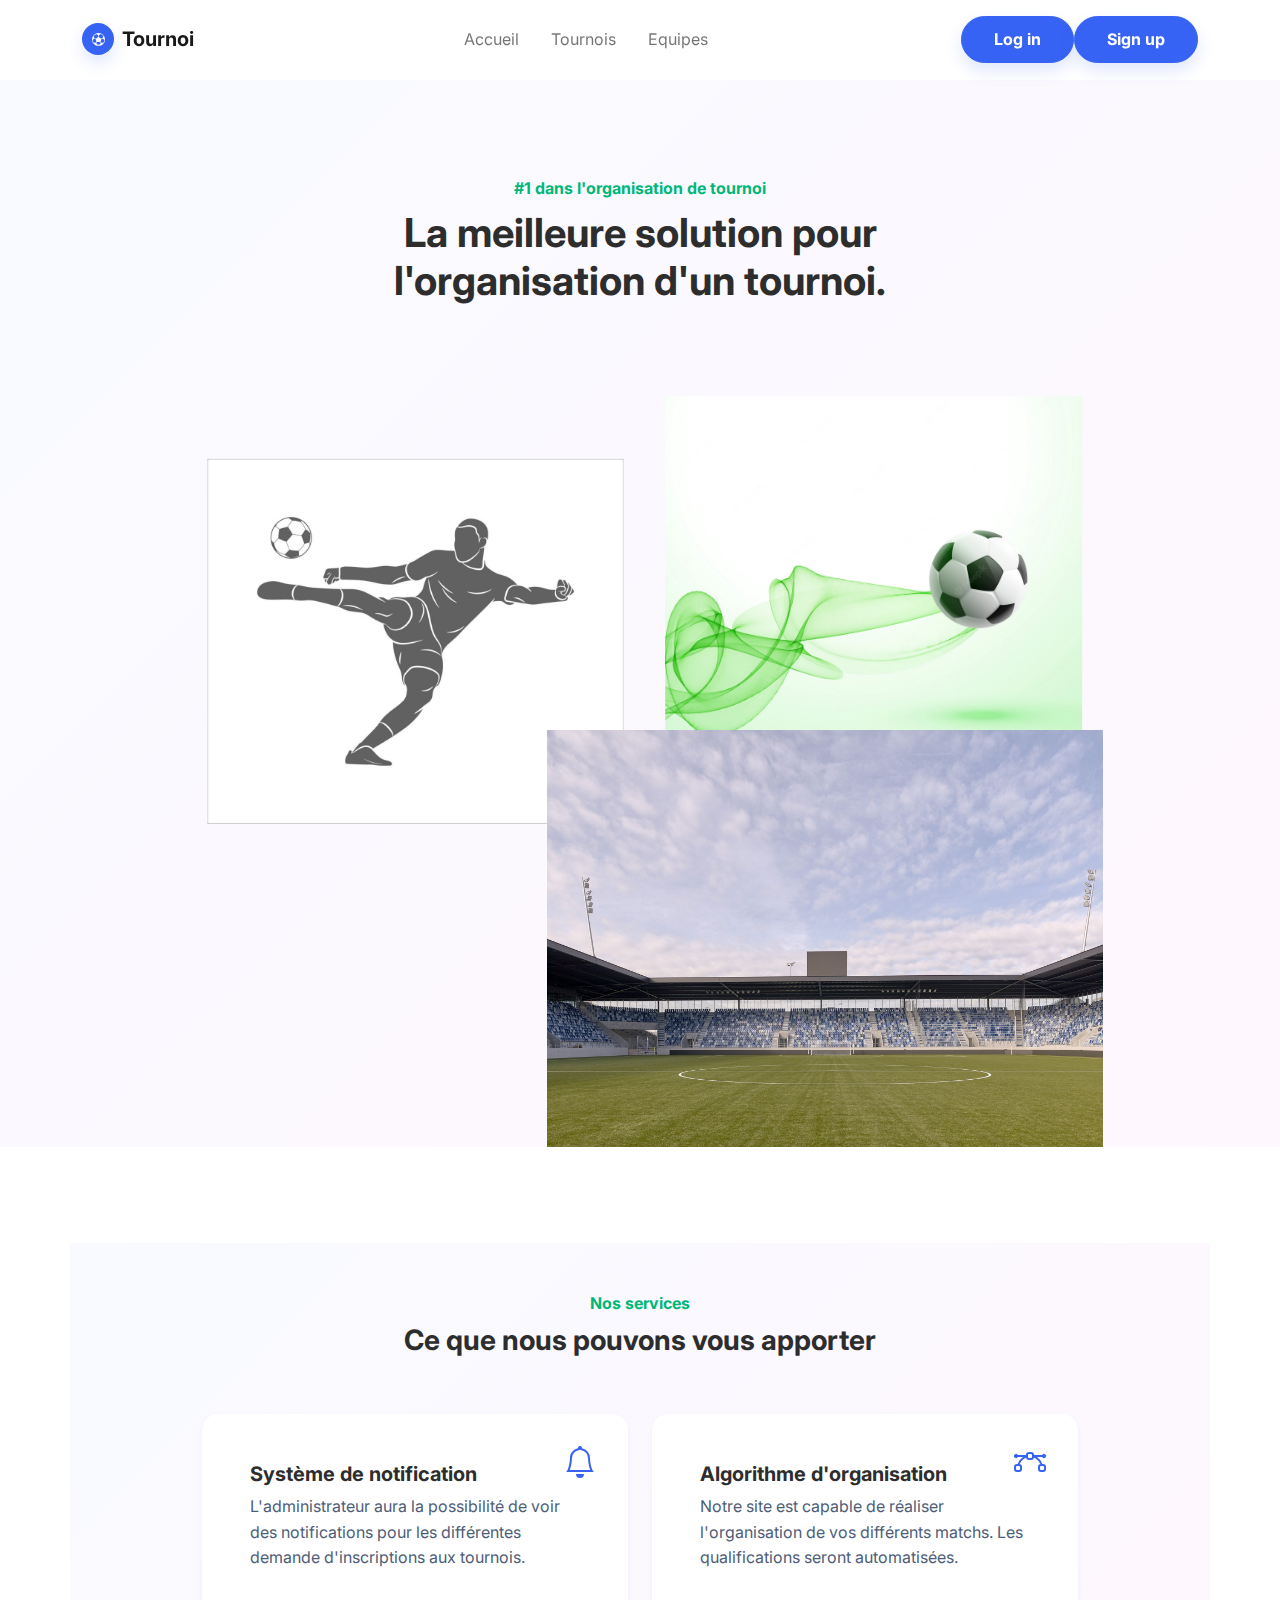
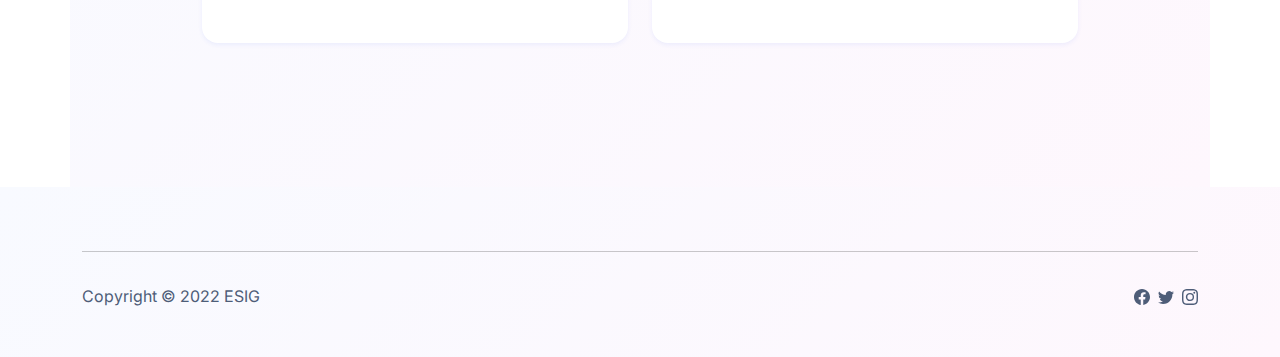
<file: Template-Site/index.html>
<!DOCTYPE html><html lang="en"><head><meta charset="utf-8"><meta name="viewport" content="width=device-width, initial-scale=1.0, shrink-to-fit=no"><title>Home - Brand</title><link rel="stylesheet" href="assets/bootstrap/css/bootstrap.min.css"><link rel="stylesheet" href="https://fonts.googleapis.com/css?family=Inter:300italic,400italic,600italic,700italic,800italic,400,300,600,700,800&amp;display=swap"><link rel="stylesheet" href="assets/fonts/ionicons.min.css"></head><body style="/*background: url(&quot;design.jpg&quot;);*/background-position: 0 -60px;"><nav class="navbar navbar-light navbar-expand-md sticky-top navbar-shrink py-3" id="mainNav"><div class="container"><a class="navbar-brand d-flex align-items-center" href="/"><span class="bs-icon-sm bs-icon-circle bs-icon-primary shadow d-flex justify-content-center align-items-center me-2 bs-icon"><i class="icon ion-ios-football"></i></span><span>Tournoi</span></a><button data-bs-toggle="collapse" class="navbar-toggler" data-bs-target="#navcol-1"><span class="visually-hidden">Toggle navigation</span><span class="navbar-toggler-icon"></span></button><div class="collapse navbar-collapse" id="navcol-1"><ul class="navbar-nav mx-auto"><li class="nav-item"><a class="nav-link" href="index.html">Accueil</a></li><li class="nav-item"><a class="nav-link" href="tournois.html">Tournois</a></li><li class="nav-item"><a class="nav-link" href="inscription_tournoi.html">Equipes</a></li></ul><a class="btn btn-primary shadow" role="button" href="login.html">Log in</a><a class="btn btn-primary shadow" role="button" href="signup.html">Sign up</a></div></div></nav><header class="bg-primary-gradient"><div class="container pt-4 pt-xl-5"><div class="row pt-5"><div class="col-md-8 col-xl-6 text-center text-md-start mx-auto"><div class="text-center"><p class="fw-bold text-success mb-2">#1 dans l'organisation de tournoi</p><h1 class="fw-bold">La meilleure solution pour l'organisation d'un tournoi.</h1></div></div><div class="col-12 col-lg-10 mx-auto"><div class="position-relative" style="display: flex;flex-wrap: wrap;justify-content: flex-end;"><div style="position: relative;flex: 0 0 45%;transform: translate3d(-15%, 35%, 0);"><img class="img-fluid" data-bss-parallax="" data-bss-parallax-speed="0.8" src="assets/img/products/2173435-silhouette-joueur-de-football-tir-rapide-un-ballon-sur-un-fond-blanc-illustration-vectoriel.jpg"></div><div style="position: relative;flex: 0 0 45%;transform: translate3d(-5%, 20%, 0);"><img class="img-fluid" data-bss-parallax="" data-bss-parallax-speed="0.4" src="assets/img/products/fond-tournoi-football-elegant-vague-verte_1017-13302.jpg"></div><div style="position: relative;flex: 0 0 60%;transform: translate3d(0, 0%, 0);"><img class="img-fluid" data-bss-parallax="" data-bss-parallax-speed="0.25" src="assets/img/products/ahp0019-alpa-107879-C.jpg"></div></div></div></div></div></header><section class="py-5"></section><section><div class="container bg-primary-gradient py-5"><div class="row"><div class="col-md-8 col-xl-6 text-center mx-auto"><p class="fw-bold text-success mb-2">Nos services</p><h3 class="fw-bold">Ce que nous pouvons vous apporter</h3></div></div><div class="py-5 p-lg-5"><div class="row row-cols-1 row-cols-md-2 mx-auto" style="max-width: 900px;"><div class="col mb-5"><div class="card shadow-sm"><div class="card-body px-4 py-5 px-md-5"><div class="bs-icon-lg d-flex justify-content-center align-items-center mb-3 bs-icon" style="top: 1rem;right: 1rem;position: absolute;"><svg xmlns="http://www.w3.org/2000/svg" width="1em" height="1em" fill="currentColor" viewBox="0 0 16 16" class="bi bi-bell">
  <path d="M8 16a2 2 0 0 0 2-2H6a2 2 0 0 0 2 2zM8 1.918l-.797.161A4.002 4.002 0 0 0 4 6c0 .628-.134 2.197-.459 3.742-.16.767-.376 1.566-.663 2.258h10.244c-.287-.692-.502-1.49-.663-2.258C12.134 8.197 12 6.628 12 6a4.002 4.002 0 0 0-3.203-3.92L8 1.917zM14.22 12c.223.447.481.801.78 1H1c.299-.199.557-.553.78-1C2.68 10.2 3 6.88 3 6c0-2.42 1.72-4.44 4.005-4.901a1 1 0 1 1 1.99 0A5.002 5.002 0 0 1 13 6c0 .88.32 4.2 1.22 6z"></path>
</svg></div><h5 class="fw-bold card-title">Système de notification</h5><p class="text-muted card-text mb-4">L'administrateur aura la possibilité de voir des notifications pour les différentes demande d'inscriptions aux tournois.</p></div></div></div><div class="col mb-5"><div class="card shadow-sm"><div class="card-body px-4 py-5 px-md-5"><div class="bs-icon-lg d-flex justify-content-center align-items-center mb-3 bs-icon" style="top: 1rem;right: 1rem;position: absolute;"><svg xmlns="http://www.w3.org/2000/svg" width="1em" height="1em" fill="currentColor" viewBox="0 0 16 16" class="bi bi-bezier">
  <path fill-rule="evenodd" d="M0 10.5A1.5 1.5 0 0 1 1.5 9h1A1.5 1.5 0 0 1 4 10.5v1A1.5 1.5 0 0 1 2.5 13h-1A1.5 1.5 0 0 1 0 11.5v-1zm1.5-.5a.5.5 0 0 0-.5.5v1a.5.5 0 0 0 .5.5h1a.5.5 0 0 0 .5-.5v-1a.5.5 0 0 0-.5-.5h-1zm10.5.5A1.5 1.5 0 0 1 13.5 9h1a1.5 1.5 0 0 1 1.5 1.5v1a1.5 1.5 0 0 1-1.5 1.5h-1a1.5 1.5 0 0 1-1.5-1.5v-1zm1.5-.5a.5.5 0 0 0-.5.5v1a.5.5 0 0 0 .5.5h1a.5.5 0 0 0 .5-.5v-1a.5.5 0 0 0-.5-.5h-1zM6 4.5A1.5 1.5 0 0 1 7.5 3h1A1.5 1.5 0 0 1 10 4.5v1A1.5 1.5 0 0 1 8.5 7h-1A1.5 1.5 0 0 1 6 5.5v-1zM7.5 4a.5.5 0 0 0-.5.5v1a.5.5 0 0 0 .5.5h1a.5.5 0 0 0 .5-.5v-1a.5.5 0 0 0-.5-.5h-1z"></path>
  <path d="M6 4.5H1.866a1 1 0 1 0 0 1h2.668A6.517 6.517 0 0 0 1.814 9H2.5c.123 0 .244.015.358.043a5.517 5.517 0 0 1 3.185-3.185A1.503 1.503 0 0 1 6 5.5v-1zm3.957 1.358A1.5 1.5 0 0 0 10 5.5v-1h4.134a1 1 0 1 1 0 1h-2.668a6.517 6.517 0 0 1 2.72 3.5H13.5c-.123 0-.243.015-.358.043a5.517 5.517 0 0 0-3.185-3.185z"></path>
</svg></div><h5 class="fw-bold card-title">Algorithme d'organisation</h5><p class="text-muted card-text mb-4">Notre site est capable de réaliser l'organisation de vos différents matchs. Les qualifications seront automatisées.&nbsp;</p></div></div></div></div></div></div></section><section></section><footer class="bg-primary-gradient"><div class="container py-4 py-lg-5"><hr><div class="text-muted d-flex justify-content-between align-items-center pt-3"><p class="mb-0">Copyright © 2022 ESIG</p><ul class="list-inline mb-0"><li class="list-inline-item"><svg xmlns="http://www.w3.org/2000/svg" width="1em" height="1em" fill="currentColor" viewBox="0 0 16 16" class="bi bi-facebook">
  <path d="M16 8.049c0-4.446-3.582-8.05-8-8.05C3.58 0-.002 3.603-.002 8.05c0 4.017 2.926 7.347 6.75 7.951v-5.625h-2.03V8.05H6.75V6.275c0-2.017 1.195-3.131 3.022-3.131.876 0 1.791.157 1.791.157v1.98h-1.009c-.993 0-1.303.621-1.303 1.258v1.51h2.218l-.354 2.326H9.25V16c3.824-.604 6.75-3.934 6.75-7.951z"></path>
</svg></li><li class="list-inline-item"><svg xmlns="http://www.w3.org/2000/svg" width="1em" height="1em" fill="currentColor" viewBox="0 0 16 16" class="bi bi-twitter">
  <path d="M5.026 15c6.038 0 9.341-5.003 9.341-9.334 0-.14 0-.282-.006-.422A6.685 6.685 0 0 0 16 3.542a6.658 6.658 0 0 1-1.889.518 3.301 3.301 0 0 0 1.447-1.817 6.533 6.533 0 0 1-2.087.793A3.286 3.286 0 0 0 7.875 6.03a9.325 9.325 0 0 1-6.767-3.429 3.289 3.289 0 0 0 1.018 4.382A3.323 3.323 0 0 1 .64 6.575v.045a3.288 3.288 0 0 0 2.632 3.218 3.203 3.203 0 0 1-.865.115 3.23 3.23 0 0 1-.614-.057 3.283 3.283 0 0 0 3.067 2.277A6.588 6.588 0 0 1 .78 13.58a6.32 6.32 0 0 1-.78-.045A9.344 9.344 0 0 0 5.026 15z"></path>
</svg></li><li class="list-inline-item"><svg xmlns="http://www.w3.org/2000/svg" width="1em" height="1em" fill="currentColor" viewBox="0 0 16 16" class="bi bi-instagram">
  <path d="M8 0C5.829 0 5.556.01 4.703.048 3.85.088 3.269.222 2.76.42a3.917 3.917 0 0 0-1.417.923A3.927 3.927 0 0 0 .42 2.76C.222 3.268.087 3.85.048 4.7.01 5.555 0 5.827 0 8.001c0 2.172.01 2.444.048 3.297.04.852.174 1.433.372 1.942.205.526.478.972.923 1.417.444.445.89.719 1.416.923.51.198 1.09.333 1.942.372C5.555 15.99 5.827 16 8 16s2.444-.01 3.298-.048c.851-.04 1.434-.174 1.943-.372a3.916 3.916 0 0 0 1.416-.923c.445-.445.718-.891.923-1.417.197-.509.332-1.09.372-1.942C15.99 10.445 16 10.173 16 8s-.01-2.445-.048-3.299c-.04-.851-.175-1.433-.372-1.941a3.926 3.926 0 0 0-.923-1.417A3.911 3.911 0 0 0 13.24.42c-.51-.198-1.092-.333-1.943-.372C10.443.01 10.172 0 7.998 0h.003zm-.717 1.442h.718c2.136 0 2.389.007 3.232.046.78.035 1.204.166 1.486.275.373.145.64.319.92.599.28.28.453.546.598.92.11.281.24.705.275 1.485.039.843.047 1.096.047 3.231s-.008 2.389-.047 3.232c-.035.78-.166 1.203-.275 1.485a2.47 2.47 0 0 1-.599.919c-.28.28-.546.453-.92.598-.28.11-.704.24-1.485.276-.843.038-1.096.047-3.232.047s-2.39-.009-3.233-.047c-.78-.036-1.203-.166-1.485-.276a2.478 2.478 0 0 1-.92-.598 2.48 2.48 0 0 1-.6-.92c-.109-.281-.24-.705-.275-1.485-.038-.843-.046-1.096-.046-3.233 0-2.136.008-2.388.046-3.231.036-.78.166-1.204.276-1.486.145-.373.319-.64.599-.92.28-.28.546-.453.92-.598.282-.11.705-.24 1.485-.276.738-.034 1.024-.044 2.515-.045v.002zm4.988 1.328a.96.96 0 1 0 0 1.92.96.96 0 0 0 0-1.92zm-4.27 1.122a4.109 4.109 0 1 0 0 8.217 4.109 4.109 0 0 0 0-8.217zm0 1.441a2.667 2.667 0 1 1 0 5.334 2.667 2.667 0 0 1 0-5.334z"></path>
</svg></li></ul></div></div></footer><script src="assets/js/jquery.min.js"></script><script src="assets/bootstrap/js/bootstrap.min.js"></script><script src="assets/js/script.min.js"></script></body></html>
</file>
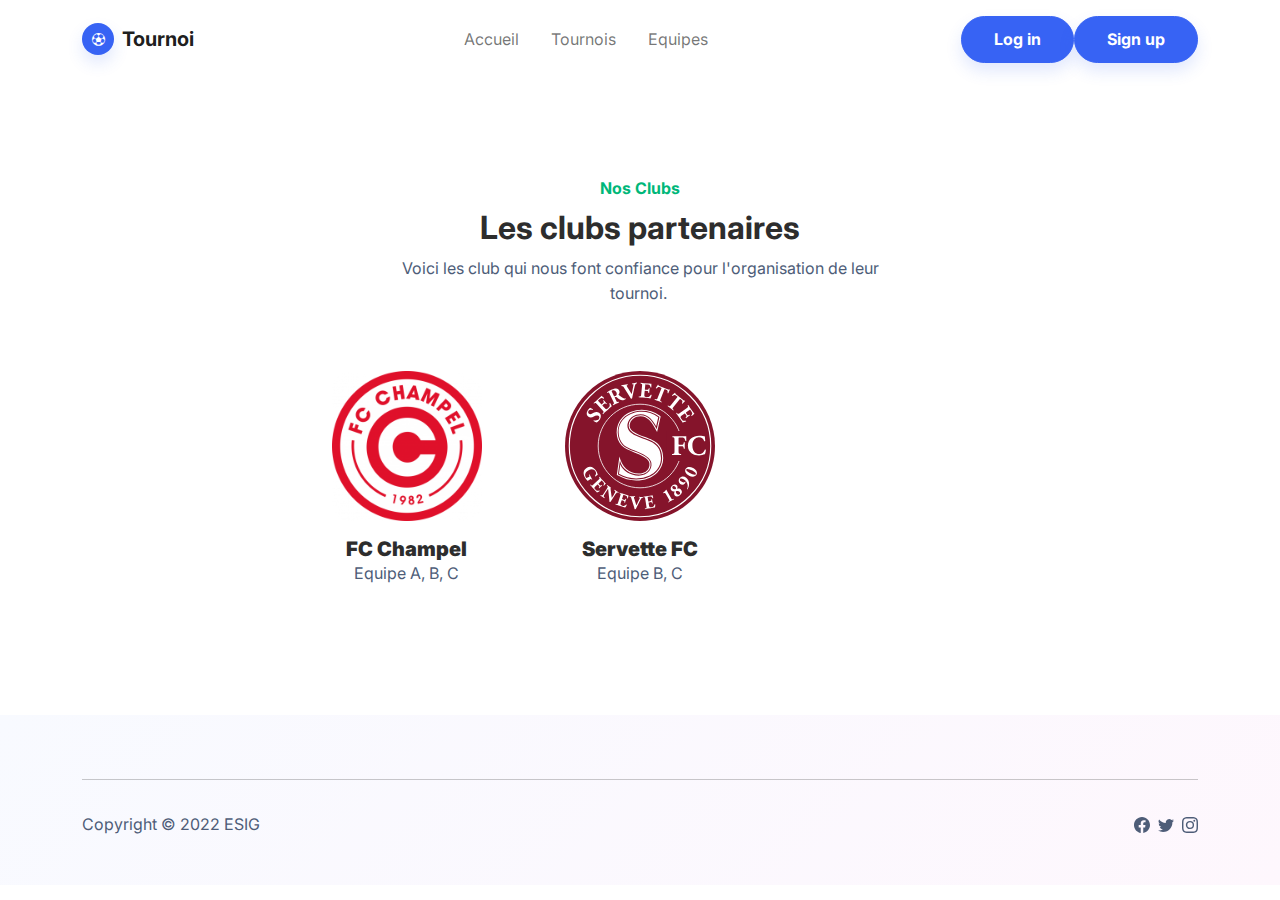
<file: Template-Site/club.html>
<!DOCTYPE html><html lang="en"><head><meta charset="utf-8"><meta name="viewport" content="width=device-width, initial-scale=1.0, shrink-to-fit=no"><title>Team - Brand</title><link rel="stylesheet" href="assets/bootstrap/css/bootstrap.min.css"><link rel="stylesheet" href="https://fonts.googleapis.com/css?family=Inter:300italic,400italic,600italic,700italic,800italic,400,300,600,700,800&amp;display=swap"><link rel="stylesheet" href="assets/fonts/ionicons.min.css"></head><body><nav class="navbar navbar-light navbar-expand-md sticky-top navbar-shrink py-3" id="mainNav"><div class="container"><a class="navbar-brand d-flex align-items-center" href="/"><span class="bs-icon-sm bs-icon-circle bs-icon-primary shadow d-flex justify-content-center align-items-center me-2 bs-icon"><i class="icon ion-ios-football"></i></span><span>Tournoi</span></a><button data-bs-toggle="collapse" class="navbar-toggler" data-bs-target="#navcol-1"><span class="visually-hidden">Toggle navigation</span><span class="navbar-toggler-icon"></span></button><div class="collapse navbar-collapse" id="navcol-1"><ul class="navbar-nav mx-auto"><li class="nav-item"><a class="nav-link" href="index.html">Accueil</a></li><li class="nav-item"><a class="nav-link" href="tournois.html">Tournois</a></li><li class="nav-item"><a class="nav-link" href="inscription_tournoi.html">Equipes</a></li></ul><a class="btn btn-primary shadow" role="button" href="login.html">Log in</a><a class="btn btn-primary shadow" role="button" href="signup.html">Sign up</a></div></div></nav><section class="py-5"><div class="container py-5"><div class="row mb-4 mb-lg-5"><div class="col-md-8 col-xl-6 text-center mx-auto"><p class="fw-bold text-success mb-2">Nos Clubs</p><h2 class="fw-bold">Les clubs partenaires</h2><p class="text-muted d-xl-flex justify-content-xl-center align-items-xl-center w-lg-50" style="padding-left: 20px;padding-right: 20px;">Voici les club qui nous font confiance pour l'organisation de leur tournoi.&nbsp;</p></div></div><div class="row row-cols-2 row-cols-md-3 mx-auto" style="max-width: 700px;"><div class="col mb-4"><div class="text-center"><img class="rounded mb-3 fit-cover" width="150" height="150" src="assets/img/team/fc_champel.png"><h5 class="fw-bold mb-0"><strong>FC Champel</strong></h5><p class="text-muted mb-2">Equipe A, B, C</p></div></div><div class="col mb-4"><div class="text-center"><img class="rounded mb-3 fit-cover" width="150" height="150" src="assets/img/team/Servette_FC.svg"><h5 class="fw-bold mb-0"><strong>Servette FC</strong></h5><p class="text-muted mb-2">Equipe B, C</p></div></div></div></div></section><footer class="bg-primary-gradient"><div class="container py-4 py-lg-5"><hr><div class="text-muted d-flex justify-content-between align-items-center pt-3"><p class="mb-0">Copyright © 2022 ESIG</p><ul class="list-inline mb-0"><li class="list-inline-item"><svg xmlns="http://www.w3.org/2000/svg" width="1em" height="1em" fill="currentColor" viewBox="0 0 16 16" class="bi bi-facebook">
  <path d="M16 8.049c0-4.446-3.582-8.05-8-8.05C3.58 0-.002 3.603-.002 8.05c0 4.017 2.926 7.347 6.75 7.951v-5.625h-2.03V8.05H6.75V6.275c0-2.017 1.195-3.131 3.022-3.131.876 0 1.791.157 1.791.157v1.98h-1.009c-.993 0-1.303.621-1.303 1.258v1.51h2.218l-.354 2.326H9.25V16c3.824-.604 6.75-3.934 6.75-7.951z"></path>
</svg></li><li class="list-inline-item"><svg xmlns="http://www.w3.org/2000/svg" width="1em" height="1em" fill="currentColor" viewBox="0 0 16 16" class="bi bi-twitter">
  <path d="M5.026 15c6.038 0 9.341-5.003 9.341-9.334 0-.14 0-.282-.006-.422A6.685 6.685 0 0 0 16 3.542a6.658 6.658 0 0 1-1.889.518 3.301 3.301 0 0 0 1.447-1.817 6.533 6.533 0 0 1-2.087.793A3.286 3.286 0 0 0 7.875 6.03a9.325 9.325 0 0 1-6.767-3.429 3.289 3.289 0 0 0 1.018 4.382A3.323 3.323 0 0 1 .64 6.575v.045a3.288 3.288 0 0 0 2.632 3.218 3.203 3.203 0 0 1-.865.115 3.23 3.23 0 0 1-.614-.057 3.283 3.283 0 0 0 3.067 2.277A6.588 6.588 0 0 1 .78 13.58a6.32 6.32 0 0 1-.78-.045A9.344 9.344 0 0 0 5.026 15z"></path>
</svg></li><li class="list-inline-item"><svg xmlns="http://www.w3.org/2000/svg" width="1em" height="1em" fill="currentColor" viewBox="0 0 16 16" class="bi bi-instagram">
  <path d="M8 0C5.829 0 5.556.01 4.703.048 3.85.088 3.269.222 2.76.42a3.917 3.917 0 0 0-1.417.923A3.927 3.927 0 0 0 .42 2.76C.222 3.268.087 3.85.048 4.7.01 5.555 0 5.827 0 8.001c0 2.172.01 2.444.048 3.297.04.852.174 1.433.372 1.942.205.526.478.972.923 1.417.444.445.89.719 1.416.923.51.198 1.09.333 1.942.372C5.555 15.99 5.827 16 8 16s2.444-.01 3.298-.048c.851-.04 1.434-.174 1.943-.372a3.916 3.916 0 0 0 1.416-.923c.445-.445.718-.891.923-1.417.197-.509.332-1.09.372-1.942C15.99 10.445 16 10.173 16 8s-.01-2.445-.048-3.299c-.04-.851-.175-1.433-.372-1.941a3.926 3.926 0 0 0-.923-1.417A3.911 3.911 0 0 0 13.24.42c-.51-.198-1.092-.333-1.943-.372C10.443.01 10.172 0 7.998 0h.003zm-.717 1.442h.718c2.136 0 2.389.007 3.232.046.78.035 1.204.166 1.486.275.373.145.64.319.92.599.28.28.453.546.598.92.11.281.24.705.275 1.485.039.843.047 1.096.047 3.231s-.008 2.389-.047 3.232c-.035.78-.166 1.203-.275 1.485a2.47 2.47 0 0 1-.599.919c-.28.28-.546.453-.92.598-.28.11-.704.24-1.485.276-.843.038-1.096.047-3.232.047s-2.39-.009-3.233-.047c-.78-.036-1.203-.166-1.485-.276a2.478 2.478 0 0 1-.92-.598 2.48 2.48 0 0 1-.6-.92c-.109-.281-.24-.705-.275-1.485-.038-.843-.046-1.096-.046-3.233 0-2.136.008-2.388.046-3.231.036-.78.166-1.204.276-1.486.145-.373.319-.64.599-.92.28-.28.546-.453.92-.598.282-.11.705-.24 1.485-.276.738-.034 1.024-.044 2.515-.045v.002zm4.988 1.328a.96.96 0 1 0 0 1.92.96.96 0 0 0 0-1.92zm-4.27 1.122a4.109 4.109 0 1 0 0 8.217 4.109 4.109 0 0 0 0-8.217zm0 1.441a2.667 2.667 0 1 1 0 5.334 2.667 2.667 0 0 1 0-5.334z"></path>
</svg></li></ul></div></div></footer><script src="assets/js/jquery.min.js"></script><script src="assets/bootstrap/js/bootstrap.min.js"></script><script src="assets/js/script.min.js"></script></body></html>
</file>
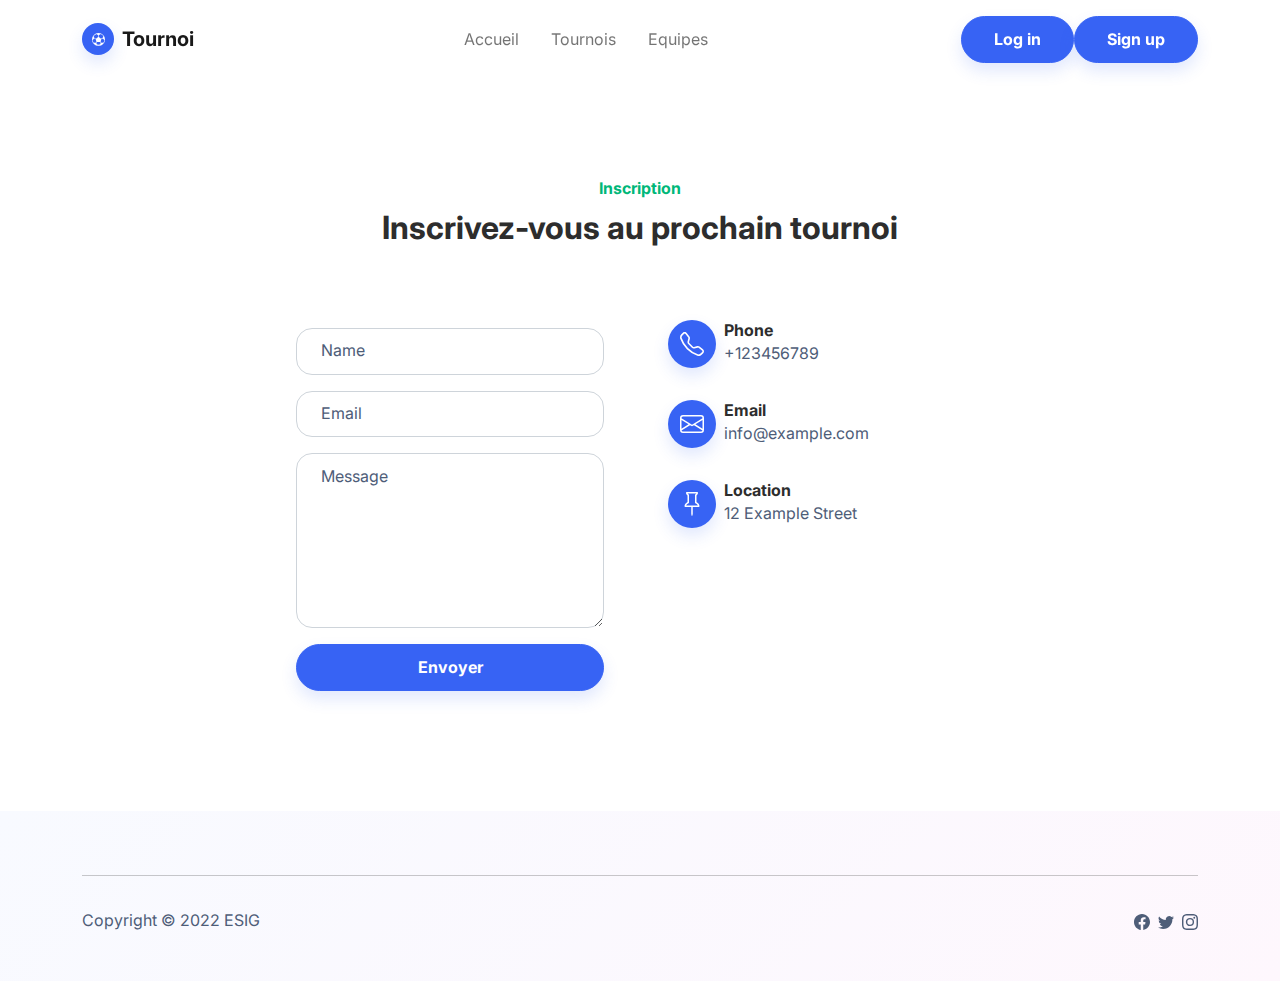
<file: Template-Site/inscription_tournoi.html>
<!DOCTYPE html><html lang="en"><head><meta charset="utf-8"><meta name="viewport" content="width=device-width, initial-scale=1.0, shrink-to-fit=no"><title>Contacts - Brand</title><link rel="stylesheet" href="assets/bootstrap/css/bootstrap.min.css"><link rel="stylesheet" href="https://fonts.googleapis.com/css?family=Inter:300italic,400italic,600italic,700italic,800italic,400,300,600,700,800&amp;display=swap"><link rel="stylesheet" href="assets/fonts/ionicons.min.css"></head><body style="/*background: url(&quot;design.jpg&quot;);*/background-position: 0 -60px;"><nav class="navbar navbar-light navbar-expand-md sticky-top navbar-shrink py-3" id="mainNav"><div class="container"><a class="navbar-brand d-flex align-items-center" href="/"><span class="bs-icon-sm bs-icon-circle bs-icon-primary shadow d-flex justify-content-center align-items-center me-2 bs-icon"><i class="icon ion-ios-football"></i></span><span>Tournoi</span></a><button data-bs-toggle="collapse" class="navbar-toggler" data-bs-target="#navcol-1"><span class="visually-hidden">Toggle navigation</span><span class="navbar-toggler-icon"></span></button><div class="collapse navbar-collapse" id="navcol-1"><ul class="navbar-nav mx-auto"><li class="nav-item"><a class="nav-link" href="index.html">Accueil</a></li><li class="nav-item"><a class="nav-link" href="tournois.html">Tournois</a></li><li class="nav-item"><a class="nav-link" href="inscription_tournoi.html">Equipes</a></li></ul><a class="btn btn-primary shadow" role="button" href="login.html">Log in</a><a class="btn btn-primary shadow" role="button" href="signup.html">Sign up</a></div></div></nav><section class="py-5"><div class="container py-5"><div class="row mb-5"><div class="col-md-8 col-xl-6 text-center mx-auto"><p class="fw-bold text-success mb-2">Inscription</p><h2 class="fw-bold">Inscrivez-vous au prochain tournoi</h2></div></div><div class="row d-flex justify-content-center"><div class="col-md-6 col-xl-4"><div><form class="p-3 p-xl-4" method="post"><div class="mb-3"><input class="form-control" type="text" id="name-1" name="name" placeholder="Name"></div><div class="mb-3"><input class="form-control" type="email" id="email-1" name="email" placeholder="Email"></div><div class="mb-3"><textarea class="form-control" id="message-1" name="message" rows="6" placeholder="Message"></textarea></div><div><button class="btn btn-primary shadow d-block w-100" type="submit">Envoyer</button></div></form></div></div><div class="col-md-4 col-xl-4 d-flex justify-content-center justify-content-xl-start"><div class="d-flex flex-wrap flex-md-column justify-content-md-start align-items-md-start h-100"><div class="d-flex align-items-center p-3"><div class="bs-icon-md bs-icon-circle bs-icon-primary shadow d-flex flex-shrink-0 justify-content-center align-items-center d-inline-block bs-icon bs-icon-md"><svg xmlns="http://www.w3.org/2000/svg" width="1em" height="1em" fill="currentColor" viewBox="0 0 16 16" class="bi bi-telephone">
  <path d="M3.654 1.328a.678.678 0 0 0-1.015-.063L1.605 2.3c-.483.484-.661 1.169-.45 1.77a17.568 17.568 0 0 0 4.168 6.608 17.569 17.569 0 0 0 6.608 4.168c.601.211 1.286.033 1.77-.45l1.034-1.034a.678.678 0 0 0-.063-1.015l-2.307-1.794a.678.678 0 0 0-.58-.122l-2.19.547a1.745 1.745 0 0 1-1.657-.459L5.482 8.062a1.745 1.745 0 0 1-.46-1.657l.548-2.19a.678.678 0 0 0-.122-.58L3.654 1.328zM1.884.511a1.745 1.745 0 0 1 2.612.163L6.29 2.98c.329.423.445.974.315 1.494l-.547 2.19a.678.678 0 0 0 .178.643l2.457 2.457a.678.678 0 0 0 .644.178l2.189-.547a1.745 1.745 0 0 1 1.494.315l2.306 1.794c.829.645.905 1.87.163 2.611l-1.034 1.034c-.74.74-1.846 1.065-2.877.702a18.634 18.634 0 0 1-7.01-4.42 18.634 18.634 0 0 1-4.42-7.009c-.362-1.03-.037-2.137.703-2.877L1.885.511z"></path>
</svg></div><div class="px-2"><h6 class="fw-bold mb-0">Phone</h6><p class="text-muted mb-0">+123456789</p></div></div><div class="d-flex align-items-center p-3"><div class="bs-icon-md bs-icon-circle bs-icon-primary shadow d-flex flex-shrink-0 justify-content-center align-items-center d-inline-block bs-icon bs-icon-md"><svg xmlns="http://www.w3.org/2000/svg" width="1em" height="1em" fill="currentColor" viewBox="0 0 16 16" class="bi bi-envelope">
  <path fill-rule="evenodd" d="M0 4a2 2 0 0 1 2-2h12a2 2 0 0 1 2 2v8a2 2 0 0 1-2 2H2a2 2 0 0 1-2-2V4Zm2-1a1 1 0 0 0-1 1v.217l7 4.2 7-4.2V4a1 1 0 0 0-1-1H2Zm13 2.383-4.708 2.825L15 11.105V5.383Zm-.034 6.876-5.64-3.471L8 9.583l-1.326-.795-5.64 3.47A1 1 0 0 0 2 13h12a1 1 0 0 0 .966-.741ZM1 11.105l4.708-2.897L1 5.383v5.722Z"></path>
</svg></div><div class="px-2"><h6 class="fw-bold mb-0">Email</h6><p class="text-muted mb-0">info@example.com</p></div></div><div class="d-flex align-items-center p-3"><div class="bs-icon-md bs-icon-circle bs-icon-primary shadow d-flex flex-shrink-0 justify-content-center align-items-center d-inline-block bs-icon bs-icon-md"><svg xmlns="http://www.w3.org/2000/svg" width="1em" height="1em" fill="currentColor" viewBox="0 0 16 16" class="bi bi-pin">
  <path d="M4.146.146A.5.5 0 0 1 4.5 0h7a.5.5 0 0 1 .5.5c0 .68-.342 1.174-.646 1.479-.126.125-.25.224-.354.298v4.431l.078.048c.203.127.476.314.751.555C12.36 7.775 13 8.527 13 9.5a.5.5 0 0 1-.5.5h-4v4.5c0 .276-.224 1.5-.5 1.5s-.5-1.224-.5-1.5V10h-4a.5.5 0 0 1-.5-.5c0-.973.64-1.725 1.17-2.189A5.921 5.921 0 0 1 5 6.708V2.277a2.77 2.77 0 0 1-.354-.298C4.342 1.674 4 1.179 4 .5a.5.5 0 0 1 .146-.354zm1.58 1.408-.002-.001.002.001zm-.002-.001.002.001A.5.5 0 0 1 6 2v5a.5.5 0 0 1-.276.447h-.002l-.012.007-.054.03a4.922 4.922 0 0 0-.827.58c-.318.278-.585.596-.725.936h7.792c-.14-.34-.407-.658-.725-.936a4.915 4.915 0 0 0-.881-.61l-.012-.006h-.002A.5.5 0 0 1 10 7V2a.5.5 0 0 1 .295-.458 1.775 1.775 0 0 0 .351-.271c.08-.08.155-.17.214-.271H5.14c.06.1.133.191.214.271a1.78 1.78 0 0 0 .37.282z"></path>
</svg></div><div class="px-2"><h6 class="fw-bold mb-0">Location</h6><p class="text-muted mb-0">12 Example Street</p></div></div></div></div></div></div></section><footer class="bg-primary-gradient"><div class="container py-4 py-lg-5"><hr><div class="text-muted d-flex justify-content-between align-items-center pt-3"><p class="mb-0">Copyright © 2022 ESIG</p><ul class="list-inline mb-0"><li class="list-inline-item"><svg xmlns="http://www.w3.org/2000/svg" width="1em" height="1em" fill="currentColor" viewBox="0 0 16 16" class="bi bi-facebook">
  <path d="M16 8.049c0-4.446-3.582-8.05-8-8.05C3.58 0-.002 3.603-.002 8.05c0 4.017 2.926 7.347 6.75 7.951v-5.625h-2.03V8.05H6.75V6.275c0-2.017 1.195-3.131 3.022-3.131.876 0 1.791.157 1.791.157v1.98h-1.009c-.993 0-1.303.621-1.303 1.258v1.51h2.218l-.354 2.326H9.25V16c3.824-.604 6.75-3.934 6.75-7.951z"></path>
</svg></li><li class="list-inline-item"><svg xmlns="http://www.w3.org/2000/svg" width="1em" height="1em" fill="currentColor" viewBox="0 0 16 16" class="bi bi-twitter">
  <path d="M5.026 15c6.038 0 9.341-5.003 9.341-9.334 0-.14 0-.282-.006-.422A6.685 6.685 0 0 0 16 3.542a6.658 6.658 0 0 1-1.889.518 3.301 3.301 0 0 0 1.447-1.817 6.533 6.533 0 0 1-2.087.793A3.286 3.286 0 0 0 7.875 6.03a9.325 9.325 0 0 1-6.767-3.429 3.289 3.289 0 0 0 1.018 4.382A3.323 3.323 0 0 1 .64 6.575v.045a3.288 3.288 0 0 0 2.632 3.218 3.203 3.203 0 0 1-.865.115 3.23 3.23 0 0 1-.614-.057 3.283 3.283 0 0 0 3.067 2.277A6.588 6.588 0 0 1 .78 13.58a6.32 6.32 0 0 1-.78-.045A9.344 9.344 0 0 0 5.026 15z"></path>
</svg></li><li class="list-inline-item"><svg xmlns="http://www.w3.org/2000/svg" width="1em" height="1em" fill="currentColor" viewBox="0 0 16 16" class="bi bi-instagram">
  <path d="M8 0C5.829 0 5.556.01 4.703.048 3.85.088 3.269.222 2.76.42a3.917 3.917 0 0 0-1.417.923A3.927 3.927 0 0 0 .42 2.76C.222 3.268.087 3.85.048 4.7.01 5.555 0 5.827 0 8.001c0 2.172.01 2.444.048 3.297.04.852.174 1.433.372 1.942.205.526.478.972.923 1.417.444.445.89.719 1.416.923.51.198 1.09.333 1.942.372C5.555 15.99 5.827 16 8 16s2.444-.01 3.298-.048c.851-.04 1.434-.174 1.943-.372a3.916 3.916 0 0 0 1.416-.923c.445-.445.718-.891.923-1.417.197-.509.332-1.09.372-1.942C15.99 10.445 16 10.173 16 8s-.01-2.445-.048-3.299c-.04-.851-.175-1.433-.372-1.941a3.926 3.926 0 0 0-.923-1.417A3.911 3.911 0 0 0 13.24.42c-.51-.198-1.092-.333-1.943-.372C10.443.01 10.172 0 7.998 0h.003zm-.717 1.442h.718c2.136 0 2.389.007 3.232.046.78.035 1.204.166 1.486.275.373.145.64.319.92.599.28.28.453.546.598.92.11.281.24.705.275 1.485.039.843.047 1.096.047 3.231s-.008 2.389-.047 3.232c-.035.78-.166 1.203-.275 1.485a2.47 2.47 0 0 1-.599.919c-.28.28-.546.453-.92.598-.28.11-.704.24-1.485.276-.843.038-1.096.047-3.232.047s-2.39-.009-3.233-.047c-.78-.036-1.203-.166-1.485-.276a2.478 2.478 0 0 1-.92-.598 2.48 2.48 0 0 1-.6-.92c-.109-.281-.24-.705-.275-1.485-.038-.843-.046-1.096-.046-3.233 0-2.136.008-2.388.046-3.231.036-.78.166-1.204.276-1.486.145-.373.319-.64.599-.92.28-.28.546-.453.92-.598.282-.11.705-.24 1.485-.276.738-.034 1.024-.044 2.515-.045v.002zm4.988 1.328a.96.96 0 1 0 0 1.92.96.96 0 0 0 0-1.92zm-4.27 1.122a4.109 4.109 0 1 0 0 8.217 4.109 4.109 0 0 0 0-8.217zm0 1.441a2.667 2.667 0 1 1 0 5.334 2.667 2.667 0 0 1 0-5.334z"></path>
</svg></li></ul></div></div></footer><script src="assets/js/jquery.min.js"></script><script src="assets/bootstrap/js/bootstrap.min.js"></script><script src="assets/js/script.min.js"></script></body></html>
</file>
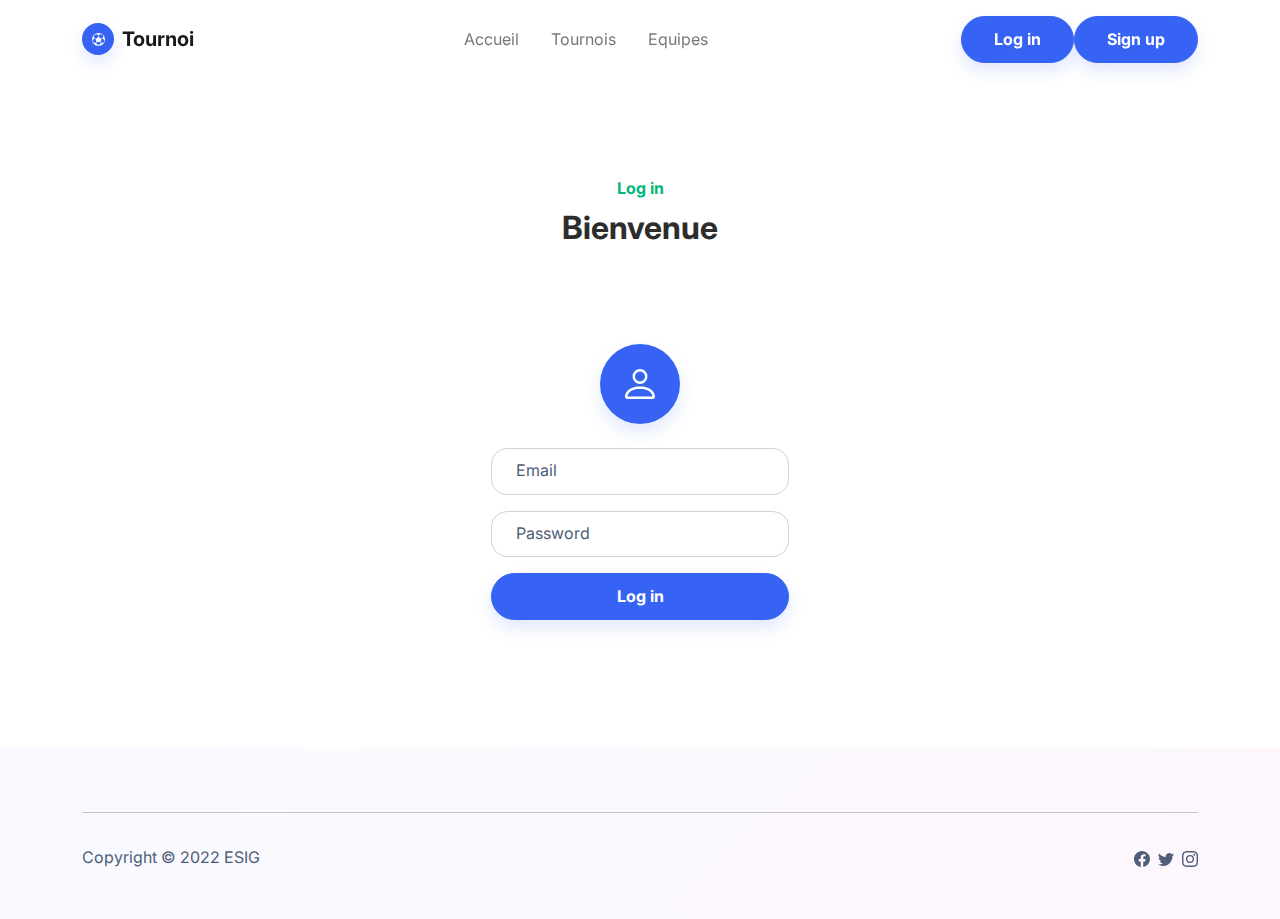
<file: Template-Site/login.html>
<!DOCTYPE html><html lang="en"><head><meta charset="utf-8"><meta name="viewport" content="width=device-width, initial-scale=1.0, shrink-to-fit=no"><title>Log in - Brand</title><link rel="stylesheet" href="assets/bootstrap/css/bootstrap.min.css"><link rel="stylesheet" href="https://fonts.googleapis.com/css?family=Inter:300italic,400italic,600italic,700italic,800italic,400,300,600,700,800&amp;display=swap"><link rel="stylesheet" href="assets/fonts/ionicons.min.css"></head><body><nav class="navbar navbar-light navbar-expand-md sticky-top navbar-shrink py-3" id="mainNav"><div class="container"><a class="navbar-brand d-flex align-items-center" href="/"><span class="bs-icon-sm bs-icon-circle bs-icon-primary shadow d-flex justify-content-center align-items-center me-2 bs-icon"><i class="icon ion-ios-football"></i></span><span>Tournoi</span></a><button data-bs-toggle="collapse" class="navbar-toggler" data-bs-target="#navcol-1"><span class="visually-hidden">Toggle navigation</span><span class="navbar-toggler-icon"></span></button><div class="collapse navbar-collapse" id="navcol-1"><ul class="navbar-nav mx-auto"><li class="nav-item"><a class="nav-link" href="index.html">Accueil</a></li><li class="nav-item"><a class="nav-link" href="tournois.html">Tournois</a></li><li class="nav-item"><a class="nav-link" href="inscription_tournoi.html">Equipes</a></li></ul><a class="btn btn-primary shadow" role="button" href="login.html">Log in</a><a class="btn btn-primary shadow" role="button" href="signup.html">Sign up</a></div></div></nav><section class="py-5"><div class="container py-5"><div class="row mb-4 mb-lg-5"><div class="col-md-8 col-xl-6 text-center mx-auto"><p class="fw-bold text-success mb-2">Log in</p><h2 class="fw-bold">Bienvenue</h2></div></div><div class="row d-flex justify-content-center"><div class="col-md-6 col-xl-4"><div class="card"><div class="card-body text-center d-flex flex-column align-items-center"><div class="bs-icon-xl bs-icon-circle bs-icon-primary shadow bs-icon my-4"><svg xmlns="http://www.w3.org/2000/svg" width="1em" height="1em" fill="currentColor" viewBox="0 0 16 16" class="bi bi-person">
  <path d="M8 8a3 3 0 1 0 0-6 3 3 0 0 0 0 6zm2-3a2 2 0 1 1-4 0 2 2 0 0 1 4 0zm4 8c0 1-1 1-1 1H3s-1 0-1-1 1-4 6-4 6 3 6 4zm-1-.004c-.001-.246-.154-.986-.832-1.664C11.516 10.68 10.289 10 8 10c-2.29 0-3.516.68-4.168 1.332-.678.678-.83 1.418-.832 1.664h10z"></path>
</svg></div><form method="post"><div class="mb-3"><input class="form-control" type="email" name="email" placeholder="Email"></div><div class="mb-3"><input class="form-control" type="password" name="password" placeholder="Password"></div><div class="mb-3"><button class="btn btn-primary shadow d-block w-100" type="submit">Log in</button></div></form></div></div></div></div></div></section><footer class="bg-primary-gradient"><div class="container py-4 py-lg-5"><hr><div class="text-muted d-flex justify-content-between align-items-center pt-3"><p class="mb-0">Copyright © 2022 ESIG</p><ul class="list-inline mb-0"><li class="list-inline-item"><svg xmlns="http://www.w3.org/2000/svg" width="1em" height="1em" fill="currentColor" viewBox="0 0 16 16" class="bi bi-facebook">
  <path d="M16 8.049c0-4.446-3.582-8.05-8-8.05C3.58 0-.002 3.603-.002 8.05c0 4.017 2.926 7.347 6.75 7.951v-5.625h-2.03V8.05H6.75V6.275c0-2.017 1.195-3.131 3.022-3.131.876 0 1.791.157 1.791.157v1.98h-1.009c-.993 0-1.303.621-1.303 1.258v1.51h2.218l-.354 2.326H9.25V16c3.824-.604 6.75-3.934 6.75-7.951z"></path>
</svg></li><li class="list-inline-item"><svg xmlns="http://www.w3.org/2000/svg" width="1em" height="1em" fill="currentColor" viewBox="0 0 16 16" class="bi bi-twitter">
  <path d="M5.026 15c6.038 0 9.341-5.003 9.341-9.334 0-.14 0-.282-.006-.422A6.685 6.685 0 0 0 16 3.542a6.658 6.658 0 0 1-1.889.518 3.301 3.301 0 0 0 1.447-1.817 6.533 6.533 0 0 1-2.087.793A3.286 3.286 0 0 0 7.875 6.03a9.325 9.325 0 0 1-6.767-3.429 3.289 3.289 0 0 0 1.018 4.382A3.323 3.323 0 0 1 .64 6.575v.045a3.288 3.288 0 0 0 2.632 3.218 3.203 3.203 0 0 1-.865.115 3.23 3.23 0 0 1-.614-.057 3.283 3.283 0 0 0 3.067 2.277A6.588 6.588 0 0 1 .78 13.58a6.32 6.32 0 0 1-.78-.045A9.344 9.344 0 0 0 5.026 15z"></path>
</svg></li><li class="list-inline-item"><svg xmlns="http://www.w3.org/2000/svg" width="1em" height="1em" fill="currentColor" viewBox="0 0 16 16" class="bi bi-instagram">
  <path d="M8 0C5.829 0 5.556.01 4.703.048 3.85.088 3.269.222 2.76.42a3.917 3.917 0 0 0-1.417.923A3.927 3.927 0 0 0 .42 2.76C.222 3.268.087 3.85.048 4.7.01 5.555 0 5.827 0 8.001c0 2.172.01 2.444.048 3.297.04.852.174 1.433.372 1.942.205.526.478.972.923 1.417.444.445.89.719 1.416.923.51.198 1.09.333 1.942.372C5.555 15.99 5.827 16 8 16s2.444-.01 3.298-.048c.851-.04 1.434-.174 1.943-.372a3.916 3.916 0 0 0 1.416-.923c.445-.445.718-.891.923-1.417.197-.509.332-1.09.372-1.942C15.99 10.445 16 10.173 16 8s-.01-2.445-.048-3.299c-.04-.851-.175-1.433-.372-1.941a3.926 3.926 0 0 0-.923-1.417A3.911 3.911 0 0 0 13.24.42c-.51-.198-1.092-.333-1.943-.372C10.443.01 10.172 0 7.998 0h.003zm-.717 1.442h.718c2.136 0 2.389.007 3.232.046.78.035 1.204.166 1.486.275.373.145.64.319.92.599.28.28.453.546.598.92.11.281.24.705.275 1.485.039.843.047 1.096.047 3.231s-.008 2.389-.047 3.232c-.035.78-.166 1.203-.275 1.485a2.47 2.47 0 0 1-.599.919c-.28.28-.546.453-.92.598-.28.11-.704.24-1.485.276-.843.038-1.096.047-3.232.047s-2.39-.009-3.233-.047c-.78-.036-1.203-.166-1.485-.276a2.478 2.478 0 0 1-.92-.598 2.48 2.48 0 0 1-.6-.92c-.109-.281-.24-.705-.275-1.485-.038-.843-.046-1.096-.046-3.233 0-2.136.008-2.388.046-3.231.036-.78.166-1.204.276-1.486.145-.373.319-.64.599-.92.28-.28.546-.453.92-.598.282-.11.705-.24 1.485-.276.738-.034 1.024-.044 2.515-.045v.002zm4.988 1.328a.96.96 0 1 0 0 1.92.96.96 0 0 0 0-1.92zm-4.27 1.122a4.109 4.109 0 1 0 0 8.217 4.109 4.109 0 0 0 0-8.217zm0 1.441a2.667 2.667 0 1 1 0 5.334 2.667 2.667 0 0 1 0-5.334z"></path>
</svg></li></ul></div></div></footer><script src="assets/js/jquery.min.js"></script><script src="assets/bootstrap/js/bootstrap.min.js"></script><script src="assets/js/script.min.js"></script></body></html>
</file>
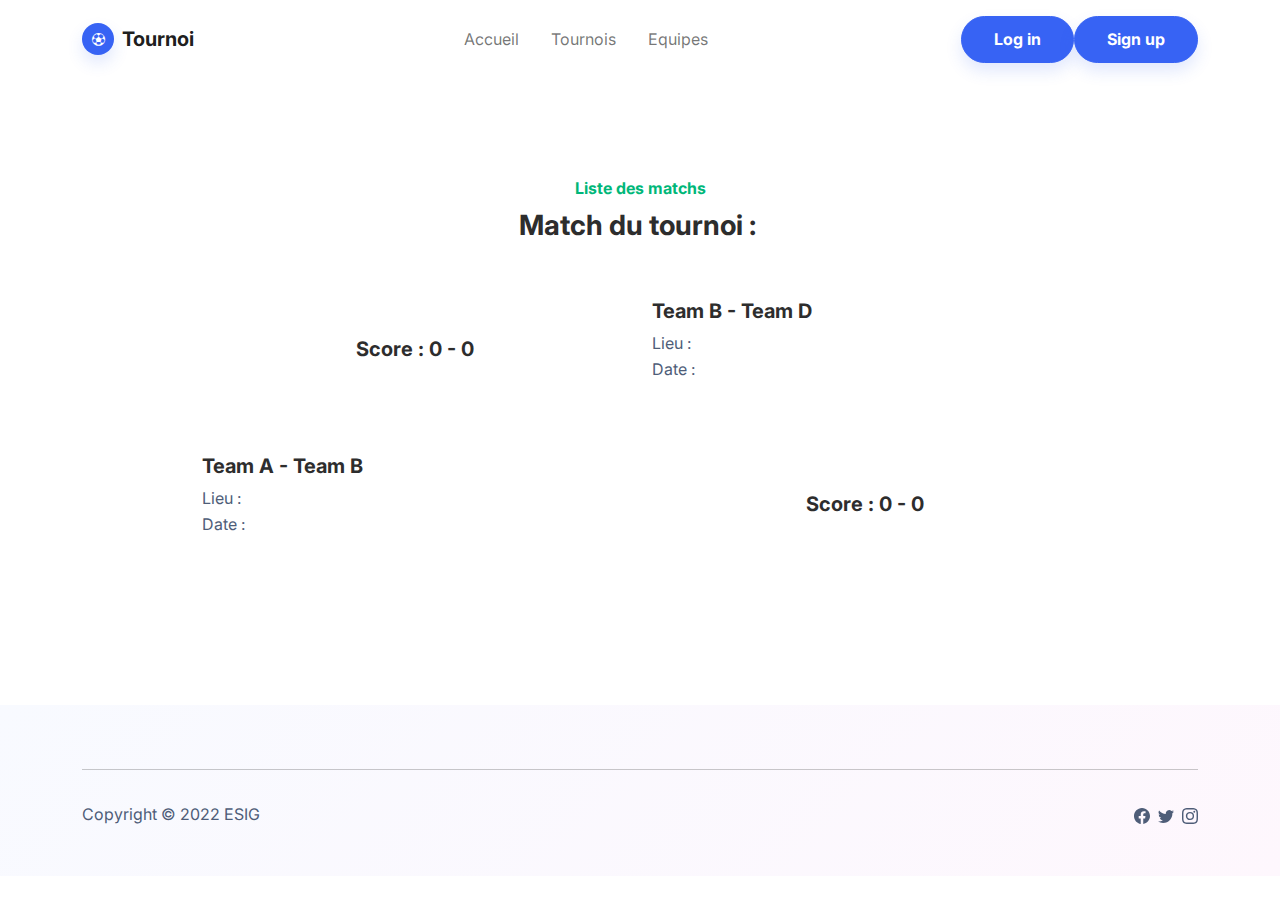
<file: Template-Site/match.html>
<!DOCTYPE html><html lang="en"><head><meta charset="utf-8"><meta name="viewport" content="width=device-width, initial-scale=1.0, shrink-to-fit=no"><title>Services - Brand</title><link rel="stylesheet" href="assets/bootstrap/css/bootstrap.min.css"><link rel="stylesheet" href="https://fonts.googleapis.com/css?family=Inter:300italic,400italic,600italic,700italic,800italic,400,300,600,700,800&amp;display=swap"><link rel="stylesheet" href="assets/fonts/ionicons.min.css"></head><body style="/*background: url(&quot;design.jpg&quot;);*/background-position: 0 -60px;"><nav class="navbar navbar-light navbar-expand-md sticky-top navbar-shrink py-3" id="mainNav"><div class="container"><a class="navbar-brand d-flex align-items-center" href="/"><span class="bs-icon-sm bs-icon-circle bs-icon-primary shadow d-flex justify-content-center align-items-center me-2 bs-icon"><i class="icon ion-ios-football"></i></span><span>Tournoi</span></a><button data-bs-toggle="collapse" class="navbar-toggler" data-bs-target="#navcol-1"><span class="visually-hidden">Toggle navigation</span><span class="navbar-toggler-icon"></span></button><div class="collapse navbar-collapse" id="navcol-1"><ul class="navbar-nav mx-auto"><li class="nav-item"><a class="nav-link" href="index.html">Accueil</a></li><li class="nav-item"><a class="nav-link" href="tournois.html">Tournois</a></li><li class="nav-item"><a class="nav-link" href="inscription_tournoi.html">Equipes</a></li></ul><a class="btn btn-primary shadow" role="button" href="login.html">Log in</a><a class="btn btn-primary shadow" role="button" href="signup.html">Sign up</a></div></div></nav><section class="py-5"><div class="container py-5"><div class="row mb-4 mb-lg-5"><div class="col-md-8 col-xl-6 text-center mx-auto"><p class="fw-bold text-success mb-2">Liste des matchs</p><h3 class="fw-bold">Match du tournoi :&nbsp;</h3></div></div><div class="row row-cols-1 row-cols-md-2 mx-auto" style="max-width: 900px;"><div class="col d-xl-flex justify-content-xl-center align-items-xl-center mb-5"><h5 class="fw-bold text-center">Score : 0 - 0</h5></div><div class="col d-md-flex align-items-md-end align-items-lg-center mb-5"><div><h5 class="fw-bold">Team B - Team D</h5><p class="text-muted mb-4">Lieu :&nbsp;<br>Date :&nbsp;<br></p></div></div></div><div class="row row-cols-1 row-cols-md-2 mx-auto" style="max-width: 900px;"><div class="col text-center d-xl-flex order-md-last justify-content-xl-center align-items-xl-center mb-5"><h5 class="fw-bold text-center">Score : 0 - 0</h5></div><div class="col d-md-flex align-items-md-end align-items-lg-center mb-5"><div><h5 class="fw-bold">Team A - Team B</h5><p class="text-muted mb-4">Lieu :&nbsp;<br>Date :&nbsp;<br></p></div></div></div></div></section><footer class="bg-primary-gradient"><div class="container py-4 py-lg-5"><hr><div class="text-muted d-flex justify-content-between align-items-center pt-3"><p class="mb-0">Copyright © 2022 ESIG</p><ul class="list-inline mb-0"><li class="list-inline-item"><svg xmlns="http://www.w3.org/2000/svg" width="1em" height="1em" fill="currentColor" viewBox="0 0 16 16" class="bi bi-facebook">
  <path d="M16 8.049c0-4.446-3.582-8.05-8-8.05C3.58 0-.002 3.603-.002 8.05c0 4.017 2.926 7.347 6.75 7.951v-5.625h-2.03V8.05H6.75V6.275c0-2.017 1.195-3.131 3.022-3.131.876 0 1.791.157 1.791.157v1.98h-1.009c-.993 0-1.303.621-1.303 1.258v1.51h2.218l-.354 2.326H9.25V16c3.824-.604 6.75-3.934 6.75-7.951z"></path>
</svg></li><li class="list-inline-item"><svg xmlns="http://www.w3.org/2000/svg" width="1em" height="1em" fill="currentColor" viewBox="0 0 16 16" class="bi bi-twitter">
  <path d="M5.026 15c6.038 0 9.341-5.003 9.341-9.334 0-.14 0-.282-.006-.422A6.685 6.685 0 0 0 16 3.542a6.658 6.658 0 0 1-1.889.518 3.301 3.301 0 0 0 1.447-1.817 6.533 6.533 0 0 1-2.087.793A3.286 3.286 0 0 0 7.875 6.03a9.325 9.325 0 0 1-6.767-3.429 3.289 3.289 0 0 0 1.018 4.382A3.323 3.323 0 0 1 .64 6.575v.045a3.288 3.288 0 0 0 2.632 3.218 3.203 3.203 0 0 1-.865.115 3.23 3.23 0 0 1-.614-.057 3.283 3.283 0 0 0 3.067 2.277A6.588 6.588 0 0 1 .78 13.58a6.32 6.32 0 0 1-.78-.045A9.344 9.344 0 0 0 5.026 15z"></path>
</svg></li><li class="list-inline-item"><svg xmlns="http://www.w3.org/2000/svg" width="1em" height="1em" fill="currentColor" viewBox="0 0 16 16" class="bi bi-instagram">
  <path d="M8 0C5.829 0 5.556.01 4.703.048 3.85.088 3.269.222 2.76.42a3.917 3.917 0 0 0-1.417.923A3.927 3.927 0 0 0 .42 2.76C.222 3.268.087 3.85.048 4.7.01 5.555 0 5.827 0 8.001c0 2.172.01 2.444.048 3.297.04.852.174 1.433.372 1.942.205.526.478.972.923 1.417.444.445.89.719 1.416.923.51.198 1.09.333 1.942.372C5.555 15.99 5.827 16 8 16s2.444-.01 3.298-.048c.851-.04 1.434-.174 1.943-.372a3.916 3.916 0 0 0 1.416-.923c.445-.445.718-.891.923-1.417.197-.509.332-1.09.372-1.942C15.99 10.445 16 10.173 16 8s-.01-2.445-.048-3.299c-.04-.851-.175-1.433-.372-1.941a3.926 3.926 0 0 0-.923-1.417A3.911 3.911 0 0 0 13.24.42c-.51-.198-1.092-.333-1.943-.372C10.443.01 10.172 0 7.998 0h.003zm-.717 1.442h.718c2.136 0 2.389.007 3.232.046.78.035 1.204.166 1.486.275.373.145.64.319.92.599.28.28.453.546.598.92.11.281.24.705.275 1.485.039.843.047 1.096.047 3.231s-.008 2.389-.047 3.232c-.035.78-.166 1.203-.275 1.485a2.47 2.47 0 0 1-.599.919c-.28.28-.546.453-.92.598-.28.11-.704.24-1.485.276-.843.038-1.096.047-3.232.047s-2.39-.009-3.233-.047c-.78-.036-1.203-.166-1.485-.276a2.478 2.478 0 0 1-.92-.598 2.48 2.48 0 0 1-.6-.92c-.109-.281-.24-.705-.275-1.485-.038-.843-.046-1.096-.046-3.233 0-2.136.008-2.388.046-3.231.036-.78.166-1.204.276-1.486.145-.373.319-.64.599-.92.28-.28.546-.453.92-.598.282-.11.705-.24 1.485-.276.738-.034 1.024-.044 2.515-.045v.002zm4.988 1.328a.96.96 0 1 0 0 1.92.96.96 0 0 0 0-1.92zm-4.27 1.122a4.109 4.109 0 1 0 0 8.217 4.109 4.109 0 0 0 0-8.217zm0 1.441a2.667 2.667 0 1 1 0 5.334 2.667 2.667 0 0 1 0-5.334z"></path>
</svg></li></ul></div></div></footer><script src="assets/js/jquery.min.js"></script><script src="assets/bootstrap/js/bootstrap.min.js"></script><script src="assets/js/script.min.js"></script></body></html>
</file>
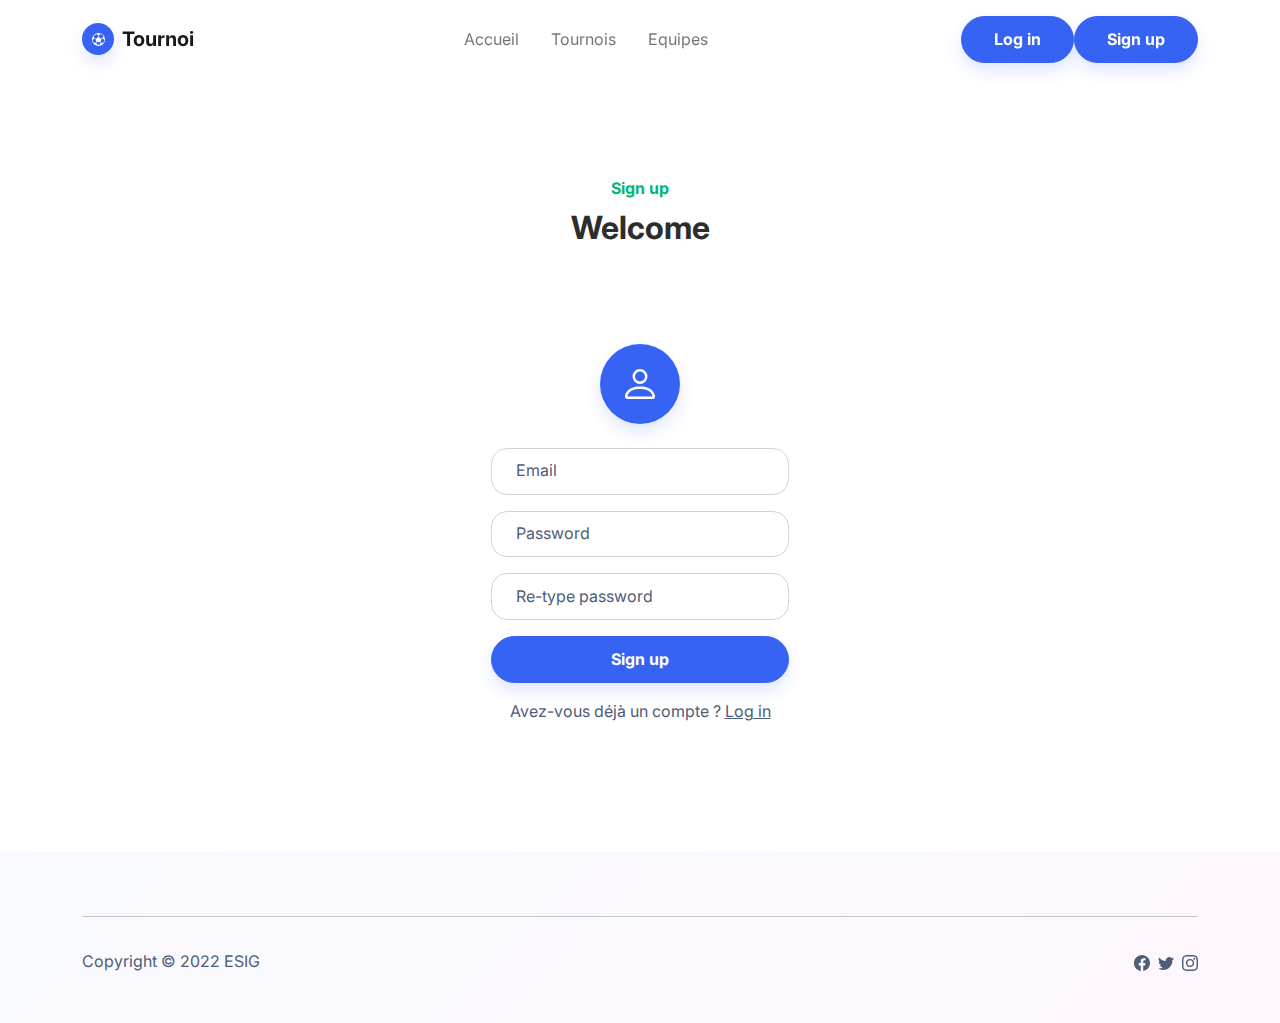
<file: Template-Site/signup.html>
<!DOCTYPE html><html lang="en"><head><meta charset="utf-8"><meta name="viewport" content="width=device-width, initial-scale=1.0, shrink-to-fit=no"><title>Sign up - Brand</title><link rel="stylesheet" href="assets/bootstrap/css/bootstrap.min.css"><link rel="stylesheet" href="https://fonts.googleapis.com/css?family=Inter:300italic,400italic,600italic,700italic,800italic,400,300,600,700,800&amp;display=swap"><link rel="stylesheet" href="assets/fonts/ionicons.min.css"></head><body><nav class="navbar navbar-light navbar-expand-md sticky-top navbar-shrink py-3" id="mainNav"><div class="container"><a class="navbar-brand d-flex align-items-center" href="/"><span class="bs-icon-sm bs-icon-circle bs-icon-primary shadow d-flex justify-content-center align-items-center me-2 bs-icon"><i class="icon ion-ios-football"></i></span><span>Tournoi</span></a><button data-bs-toggle="collapse" class="navbar-toggler" data-bs-target="#navcol-1"><span class="visually-hidden">Toggle navigation</span><span class="navbar-toggler-icon"></span></button><div class="collapse navbar-collapse" id="navcol-1"><ul class="navbar-nav mx-auto"><li class="nav-item"><a class="nav-link" href="index.html">Accueil</a></li><li class="nav-item"><a class="nav-link" href="tournois.html">Tournois</a></li><li class="nav-item"><a class="nav-link" href="inscription_tournoi.html">Equipes</a></li></ul><a class="btn btn-primary shadow" role="button" href="login.html">Log in</a><a class="btn btn-primary shadow" role="button" href="signup.html">Sign up</a></div></div></nav><section class="py-5"><div class="container py-5"><div class="row mb-4 mb-lg-5"><div class="col-md-8 col-xl-6 text-center mx-auto"><p class="fw-bold text-success mb-2">Sign up</p><h2 class="fw-bold">Welcome</h2></div></div><div class="row d-flex justify-content-center"><div class="col-md-6 col-xl-4"><div class="card"><div class="card-body text-center d-flex flex-column align-items-center"><div class="bs-icon-xl bs-icon-circle bs-icon-primary shadow bs-icon my-4"><svg xmlns="http://www.w3.org/2000/svg" width="1em" height="1em" fill="currentColor" viewBox="0 0 16 16" class="bi bi-person">
  <path d="M8 8a3 3 0 1 0 0-6 3 3 0 0 0 0 6zm2-3a2 2 0 1 1-4 0 2 2 0 0 1 4 0zm4 8c0 1-1 1-1 1H3s-1 0-1-1 1-4 6-4 6 3 6 4zm-1-.004c-.001-.246-.154-.986-.832-1.664C11.516 10.68 10.289 10 8 10c-2.29 0-3.516.68-4.168 1.332-.678.678-.83 1.418-.832 1.664h10z"></path>
</svg></div><form method="post"><div class="mb-3"><input class="form-control" type="email" name="email" placeholder="Email"></div><div class="mb-3"><input class="form-control" type="password" name="password" placeholder="Password"></div><div class="mb-3"><input class="form-control" type="password" name="confirmPassword" placeholder="Re-type password"></div><div class="mb-3"><button class="btn btn-primary shadow d-block w-100" type="submit">Sign up</button></div><p class="text-muted">Avez-vous déjà un compte ?&nbsp;<a href="login.html">Log in</a></p></form></div></div></div></div></div></section><footer class="bg-primary-gradient"><div class="container py-4 py-lg-5"><hr><div class="text-muted d-flex justify-content-between align-items-center pt-3"><p class="mb-0">Copyright © 2022 ESIG</p><ul class="list-inline mb-0"><li class="list-inline-item"><svg xmlns="http://www.w3.org/2000/svg" width="1em" height="1em" fill="currentColor" viewBox="0 0 16 16" class="bi bi-facebook">
  <path d="M16 8.049c0-4.446-3.582-8.05-8-8.05C3.58 0-.002 3.603-.002 8.05c0 4.017 2.926 7.347 6.75 7.951v-5.625h-2.03V8.05H6.75V6.275c0-2.017 1.195-3.131 3.022-3.131.876 0 1.791.157 1.791.157v1.98h-1.009c-.993 0-1.303.621-1.303 1.258v1.51h2.218l-.354 2.326H9.25V16c3.824-.604 6.75-3.934 6.75-7.951z"></path>
</svg></li><li class="list-inline-item"><svg xmlns="http://www.w3.org/2000/svg" width="1em" height="1em" fill="currentColor" viewBox="0 0 16 16" class="bi bi-twitter">
  <path d="M5.026 15c6.038 0 9.341-5.003 9.341-9.334 0-.14 0-.282-.006-.422A6.685 6.685 0 0 0 16 3.542a6.658 6.658 0 0 1-1.889.518 3.301 3.301 0 0 0 1.447-1.817 6.533 6.533 0 0 1-2.087.793A3.286 3.286 0 0 0 7.875 6.03a9.325 9.325 0 0 1-6.767-3.429 3.289 3.289 0 0 0 1.018 4.382A3.323 3.323 0 0 1 .64 6.575v.045a3.288 3.288 0 0 0 2.632 3.218 3.203 3.203 0 0 1-.865.115 3.23 3.23 0 0 1-.614-.057 3.283 3.283 0 0 0 3.067 2.277A6.588 6.588 0 0 1 .78 13.58a6.32 6.32 0 0 1-.78-.045A9.344 9.344 0 0 0 5.026 15z"></path>
</svg></li><li class="list-inline-item"><svg xmlns="http://www.w3.org/2000/svg" width="1em" height="1em" fill="currentColor" viewBox="0 0 16 16" class="bi bi-instagram">
  <path d="M8 0C5.829 0 5.556.01 4.703.048 3.85.088 3.269.222 2.76.42a3.917 3.917 0 0 0-1.417.923A3.927 3.927 0 0 0 .42 2.76C.222 3.268.087 3.85.048 4.7.01 5.555 0 5.827 0 8.001c0 2.172.01 2.444.048 3.297.04.852.174 1.433.372 1.942.205.526.478.972.923 1.417.444.445.89.719 1.416.923.51.198 1.09.333 1.942.372C5.555 15.99 5.827 16 8 16s2.444-.01 3.298-.048c.851-.04 1.434-.174 1.943-.372a3.916 3.916 0 0 0 1.416-.923c.445-.445.718-.891.923-1.417.197-.509.332-1.09.372-1.942C15.99 10.445 16 10.173 16 8s-.01-2.445-.048-3.299c-.04-.851-.175-1.433-.372-1.941a3.926 3.926 0 0 0-.923-1.417A3.911 3.911 0 0 0 13.24.42c-.51-.198-1.092-.333-1.943-.372C10.443.01 10.172 0 7.998 0h.003zm-.717 1.442h.718c2.136 0 2.389.007 3.232.046.78.035 1.204.166 1.486.275.373.145.64.319.92.599.28.28.453.546.598.92.11.281.24.705.275 1.485.039.843.047 1.096.047 3.231s-.008 2.389-.047 3.232c-.035.78-.166 1.203-.275 1.485a2.47 2.47 0 0 1-.599.919c-.28.28-.546.453-.92.598-.28.11-.704.24-1.485.276-.843.038-1.096.047-3.232.047s-2.39-.009-3.233-.047c-.78-.036-1.203-.166-1.485-.276a2.478 2.478 0 0 1-.92-.598 2.48 2.48 0 0 1-.6-.92c-.109-.281-.24-.705-.275-1.485-.038-.843-.046-1.096-.046-3.233 0-2.136.008-2.388.046-3.231.036-.78.166-1.204.276-1.486.145-.373.319-.64.599-.92.28-.28.546-.453.92-.598.282-.11.705-.24 1.485-.276.738-.034 1.024-.044 2.515-.045v.002zm4.988 1.328a.96.96 0 1 0 0 1.92.96.96 0 0 0 0-1.92zm-4.27 1.122a4.109 4.109 0 1 0 0 8.217 4.109 4.109 0 0 0 0-8.217zm0 1.441a2.667 2.667 0 1 1 0 5.334 2.667 2.667 0 0 1 0-5.334z"></path>
</svg></li></ul></div></div></footer><script src="assets/js/jquery.min.js"></script><script src="assets/bootstrap/js/bootstrap.min.js"></script><script src="assets/js/script.min.js"></script></body></html>
</file>
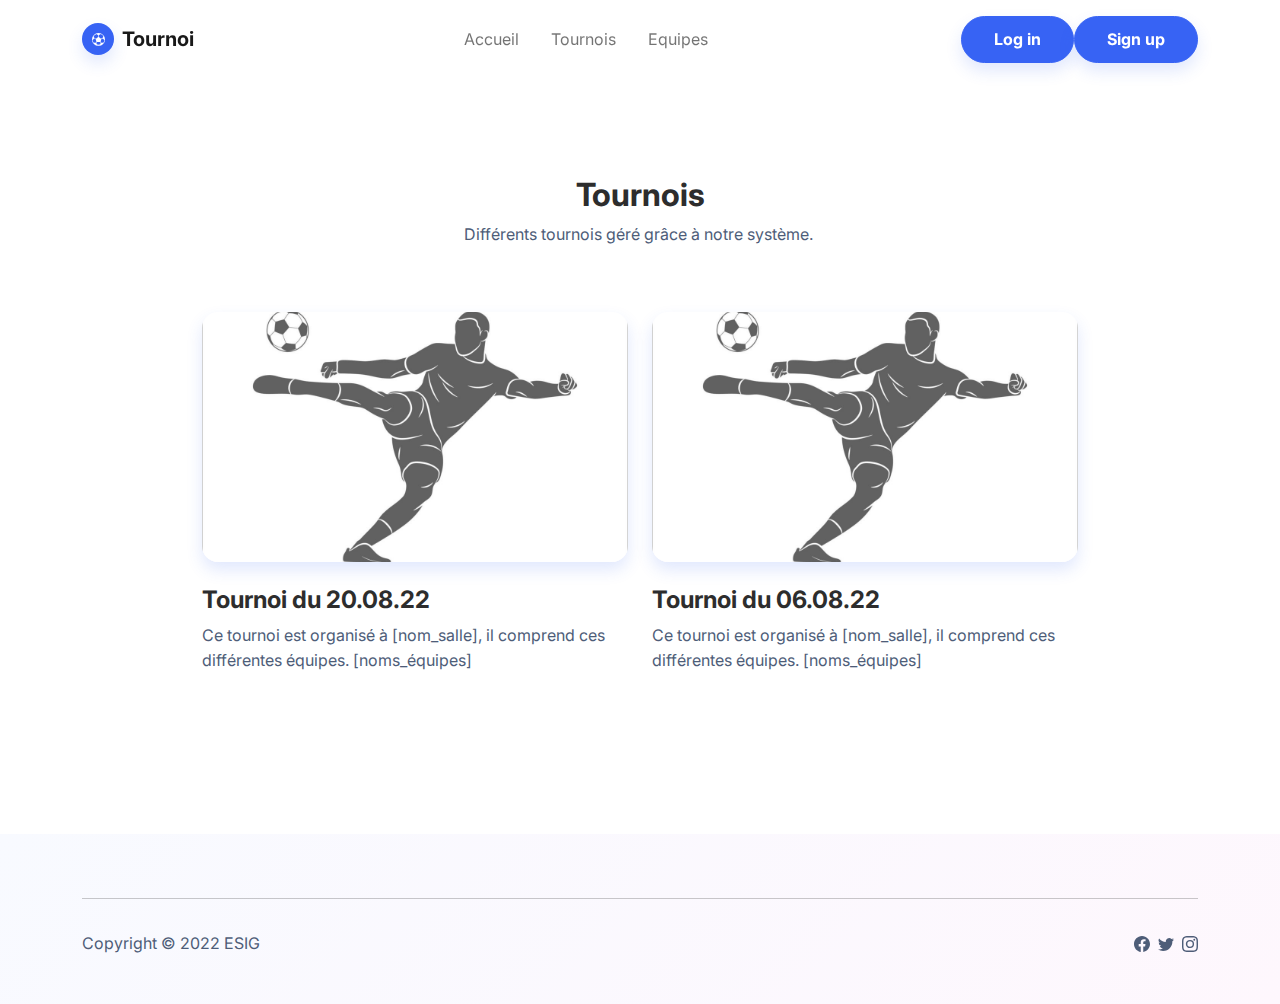
<file: Template-Site/tournois.html>
<!DOCTYPE html><html lang="en"><head><meta charset="utf-8"><meta name="viewport" content="width=device-width, initial-scale=1.0, shrink-to-fit=no"><title>Projects - Brand</title><link rel="stylesheet" href="assets/bootstrap/css/bootstrap.min.css"><link rel="stylesheet" href="https://fonts.googleapis.com/css?family=Inter:300italic,400italic,600italic,700italic,800italic,400,300,600,700,800&amp;display=swap"><link rel="stylesheet" href="assets/fonts/ionicons.min.css"></head><body><nav class="navbar navbar-light navbar-expand-md sticky-top navbar-shrink py-3" id="mainNav"><div class="container"><a class="navbar-brand d-flex align-items-center" href="/"><span class="bs-icon-sm bs-icon-circle bs-icon-primary shadow d-flex justify-content-center align-items-center me-2 bs-icon"><i class="icon ion-ios-football"></i></span><span>Tournoi</span></a><button data-bs-toggle="collapse" class="navbar-toggler" data-bs-target="#navcol-1"><span class="visually-hidden">Toggle navigation</span><span class="navbar-toggler-icon"></span></button><div class="collapse navbar-collapse" id="navcol-1"><ul class="navbar-nav mx-auto"><li class="nav-item"><a class="nav-link" href="index.html">Accueil</a></li><li class="nav-item"><a class="nav-link" href="tournois.html">Tournois</a></li><li class="nav-item"><a class="nav-link" href="inscription_tournoi.html">Equipes</a></li></ul><a class="btn btn-primary shadow" role="button" href="login.html">Log in</a><a class="btn btn-primary shadow" role="button" href="signup.html">Sign up</a></div></div></nav><section class="py-5"><div class="container py-5"><div class="row mb-5"><div class="col-md-8 col-xl-6 text-center mx-auto"><h2 class="fw-bold">Tournois</h2><p class="text-muted w-lg-50">Différents tournois géré grâce à notre système.&nbsp;</p></div></div><div class="row row-cols-1 row-cols-md-2 mx-auto" style="max-width: 900px;"><div class="col mb-4"><div><a href="#"><img class="rounded img-fluid shadow w-100 fit-cover" src="assets/img/products/2173435-silhouette-joueur-de-football-tir-rapide-un-ballon-sur-un-fond-blanc-illustration-vectoriel.jpg" style="height: 250px;"></a><div class="py-4"><h4 class="fw-bold">Tournoi du 20.08.22</h4><p class="text-muted">Ce tournoi est organisé à [nom_salle], il comprend ces différentes équipes. [noms_équipes]</p></div></div></div><div class="col mb-4"><div><a href="#"><img class="rounded img-fluid shadow w-100 fit-cover" src="assets/img/products/2173435-silhouette-joueur-de-football-tir-rapide-un-ballon-sur-un-fond-blanc-illustration-vectoriel.jpg" style="height: 250px;"></a><div class="py-4"><h4 class="fw-bold">Tournoi du 06.08.22</h4><p class="text-muted">Ce tournoi est organisé à [nom_salle], il comprend ces différentes équipes. [noms_équipes]<br></p></div></div></div></div></div></section><footer class="bg-primary-gradient"><div class="container py-4 py-lg-5"><hr><div class="text-muted d-flex justify-content-between align-items-center pt-3"><p class="mb-0">Copyright © 2022 ESIG</p><ul class="list-inline mb-0"><li class="list-inline-item"><svg xmlns="http://www.w3.org/2000/svg" width="1em" height="1em" fill="currentColor" viewBox="0 0 16 16" class="bi bi-facebook">
  <path d="M16 8.049c0-4.446-3.582-8.05-8-8.05C3.58 0-.002 3.603-.002 8.05c0 4.017 2.926 7.347 6.75 7.951v-5.625h-2.03V8.05H6.75V6.275c0-2.017 1.195-3.131 3.022-3.131.876 0 1.791.157 1.791.157v1.98h-1.009c-.993 0-1.303.621-1.303 1.258v1.51h2.218l-.354 2.326H9.25V16c3.824-.604 6.75-3.934 6.75-7.951z"></path>
</svg></li><li class="list-inline-item"><svg xmlns="http://www.w3.org/2000/svg" width="1em" height="1em" fill="currentColor" viewBox="0 0 16 16" class="bi bi-twitter">
  <path d="M5.026 15c6.038 0 9.341-5.003 9.341-9.334 0-.14 0-.282-.006-.422A6.685 6.685 0 0 0 16 3.542a6.658 6.658 0 0 1-1.889.518 3.301 3.301 0 0 0 1.447-1.817 6.533 6.533 0 0 1-2.087.793A3.286 3.286 0 0 0 7.875 6.03a9.325 9.325 0 0 1-6.767-3.429 3.289 3.289 0 0 0 1.018 4.382A3.323 3.323 0 0 1 .64 6.575v.045a3.288 3.288 0 0 0 2.632 3.218 3.203 3.203 0 0 1-.865.115 3.23 3.23 0 0 1-.614-.057 3.283 3.283 0 0 0 3.067 2.277A6.588 6.588 0 0 1 .78 13.58a6.32 6.32 0 0 1-.78-.045A9.344 9.344 0 0 0 5.026 15z"></path>
</svg></li><li class="list-inline-item"><svg xmlns="http://www.w3.org/2000/svg" width="1em" height="1em" fill="currentColor" viewBox="0 0 16 16" class="bi bi-instagram">
  <path d="M8 0C5.829 0 5.556.01 4.703.048 3.85.088 3.269.222 2.76.42a3.917 3.917 0 0 0-1.417.923A3.927 3.927 0 0 0 .42 2.76C.222 3.268.087 3.85.048 4.7.01 5.555 0 5.827 0 8.001c0 2.172.01 2.444.048 3.297.04.852.174 1.433.372 1.942.205.526.478.972.923 1.417.444.445.89.719 1.416.923.51.198 1.09.333 1.942.372C5.555 15.99 5.827 16 8 16s2.444-.01 3.298-.048c.851-.04 1.434-.174 1.943-.372a3.916 3.916 0 0 0 1.416-.923c.445-.445.718-.891.923-1.417.197-.509.332-1.09.372-1.942C15.99 10.445 16 10.173 16 8s-.01-2.445-.048-3.299c-.04-.851-.175-1.433-.372-1.941a3.926 3.926 0 0 0-.923-1.417A3.911 3.911 0 0 0 13.24.42c-.51-.198-1.092-.333-1.943-.372C10.443.01 10.172 0 7.998 0h.003zm-.717 1.442h.718c2.136 0 2.389.007 3.232.046.78.035 1.204.166 1.486.275.373.145.64.319.92.599.28.28.453.546.598.92.11.281.24.705.275 1.485.039.843.047 1.096.047 3.231s-.008 2.389-.047 3.232c-.035.78-.166 1.203-.275 1.485a2.47 2.47 0 0 1-.599.919c-.28.28-.546.453-.92.598-.28.11-.704.24-1.485.276-.843.038-1.096.047-3.232.047s-2.39-.009-3.233-.047c-.78-.036-1.203-.166-1.485-.276a2.478 2.478 0 0 1-.92-.598 2.48 2.48 0 0 1-.6-.92c-.109-.281-.24-.705-.275-1.485-.038-.843-.046-1.096-.046-3.233 0-2.136.008-2.388.046-3.231.036-.78.166-1.204.276-1.486.145-.373.319-.64.599-.92.28-.28.546-.453.92-.598.282-.11.705-.24 1.485-.276.738-.034 1.024-.044 2.515-.045v.002zm4.988 1.328a.96.96 0 1 0 0 1.92.96.96 0 0 0 0-1.92zm-4.27 1.122a4.109 4.109 0 1 0 0 8.217 4.109 4.109 0 0 0 0-8.217zm0 1.441a2.667 2.667 0 1 1 0 5.334 2.667 2.667 0 0 1 0-5.334z"></path>
</svg></li></ul></div></div></footer><script src="assets/js/jquery.min.js"></script><script src="assets/bootstrap/js/bootstrap.min.js"></script><script src="assets/js/script.min.js"></script></body></html>
</file>
